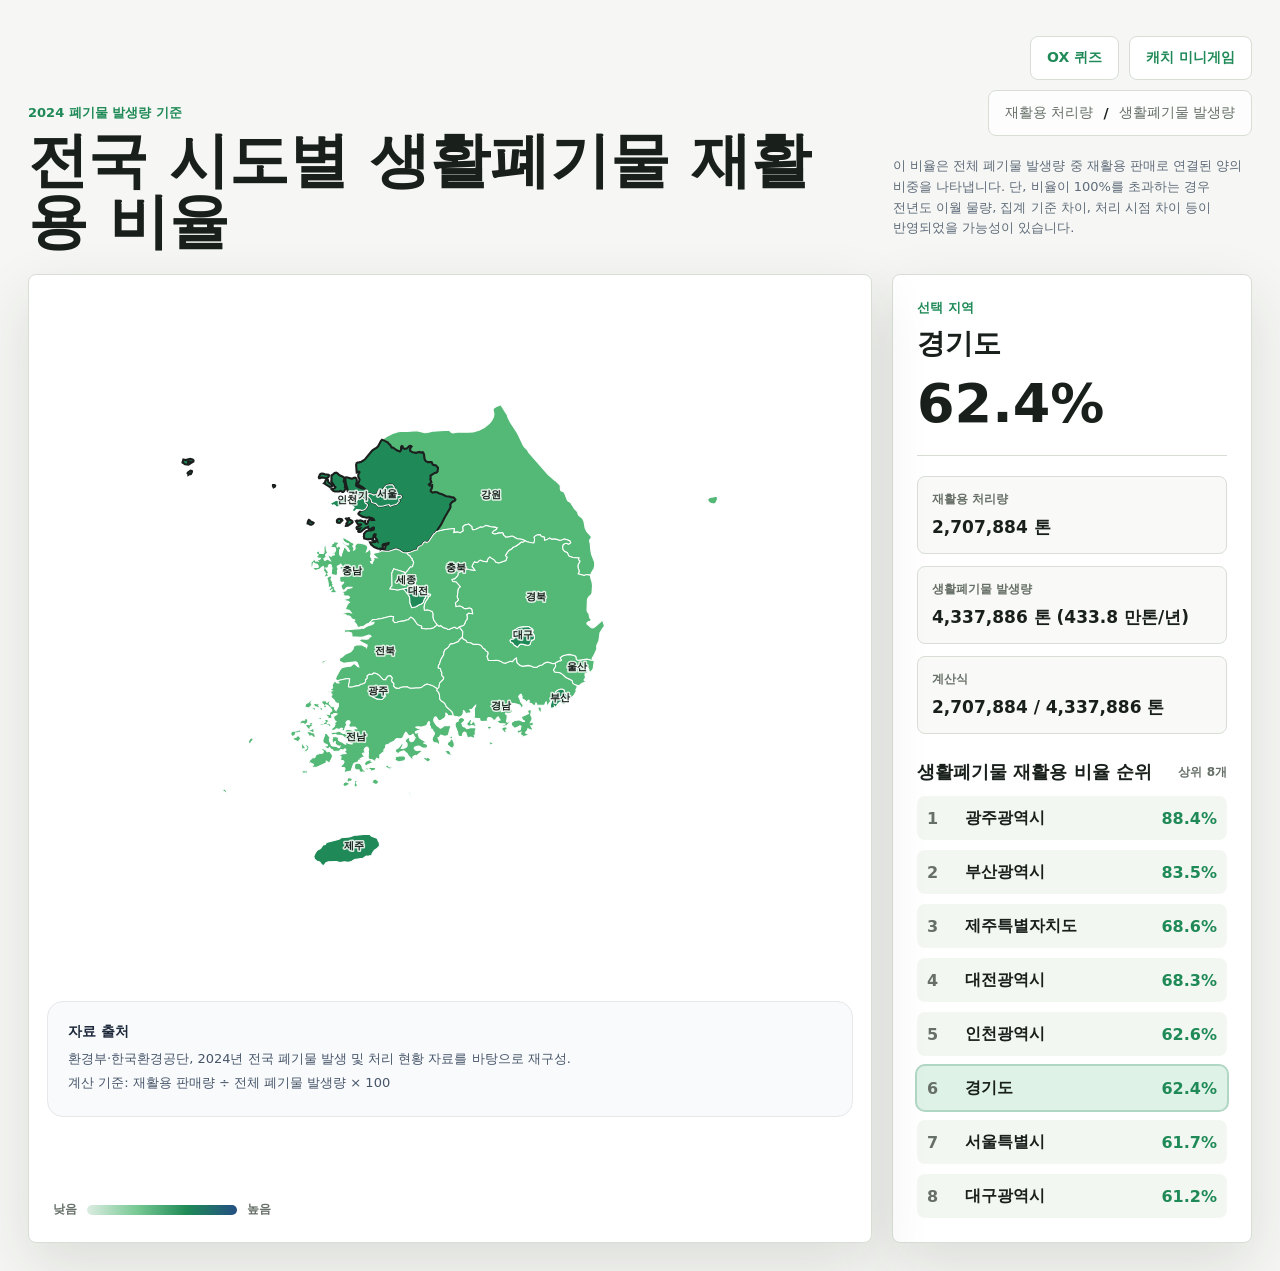
<file: index.html>
<!doctype html>
<html lang="ko">
  <head>
    <meta charset="utf-8" />
    <meta name="viewport" content="width=device-width, initial-scale=1" />
    <title>전국 생활폐기물 재활용 비율과 제주 생활쓰레기</title>
    <link rel="stylesheet" href="styles.css" />
  </head>
  <body>
    <main class="app">
      <section class="map-section">
        <header class="topbar">
          <div>
            <p class="eyebrow">2024 폐기물 발생량 기준</p>
            <h1>전국 시도별 생활폐기물 재활용 비율</h1>
          </div>
          <div class="top-actions">
            <div class="page-actions">
              <a class="page-link" href="game.html">OX 퀴즈</a>
              <a class="page-link" href="sorting-game.html">캐치 미니게임</a>
            </div>

            <div class="formula">
              <span>재활용 처리량</span>
              <strong>/</strong>
              <span>생활폐기물 발생량</span>
            </div>
            <p class="formula-desc">
              이 비율은 전체 폐기물 발생량 중 재활용 판매로 연결된 양의 비중을 나타냅니다.
              단, 비율이 100%를 초과하는 경우 전년도 이월 물량, 집계 기준 차이,
              처리 시점 차이 등이 반영되었을 가능성이 있습니다.
            </p>
          </div>
        </header>

        <div class="workspace">
          <section class="map-panel" aria-label="전국 시도별 생활폐기물 재활용 비율 지도">
            <svg id="korea-map" viewBox="0 0 760 900" role="img" aria-label="대한민국 시도별 생활폐기물 재활용 비율 지도"></svg>
            <div class="legend" aria-label="생활폐기물 재활용 비율 범례">
              <span>낮음</span>
              <div class="legend-bar"></div>
              <span>높음</span>
            </div>
            
            <footer class="source-box">
              <strong>자료 출처</strong>
              <p>
                환경부·한국환경공단, 2024년 전국 폐기물 발생 및 처리 현황 자료를 바탕으로 재구성.
              </p>
              <p>
              계산 기준: 재활용 판매량 ÷ 전체 폐기물 발생량 × 100
              </p>
            </footer>
          </section>

          <aside class="detail-panel" aria-live="polite">
            <div class="selected">
              <p class="eyebrow">선택 지역</p>
              <h2 id="selected-name">전국</h2>
              <strong id="selected-rate">-</strong>
            </div>
            <dl class="metrics">
              <div>
                <dt>재활용 처리량</dt>
                <dd id="selected-sales">-</dd>
              </div>
              <div>
                <dt>생활폐기물 발생량</dt>
                <dd id="selected-waste">-</dd>
              </div>
              <div>
                <dt>계산식</dt>
                <dd id="selected-formula">-</dd>
              </div>
            </dl>
            <div class="ranking">
              <div class="ranking-head">
                <h3>생활폐기물 재활용 비율 순위</h3>
                <span>상위 8개</span>
              </div>
              <ol id="ranking-list"></ol>
            </div>
          </aside>
        </div>
      </section>
    </main>

    <script src="app.js"></script>
  </body>
</html>
</file>
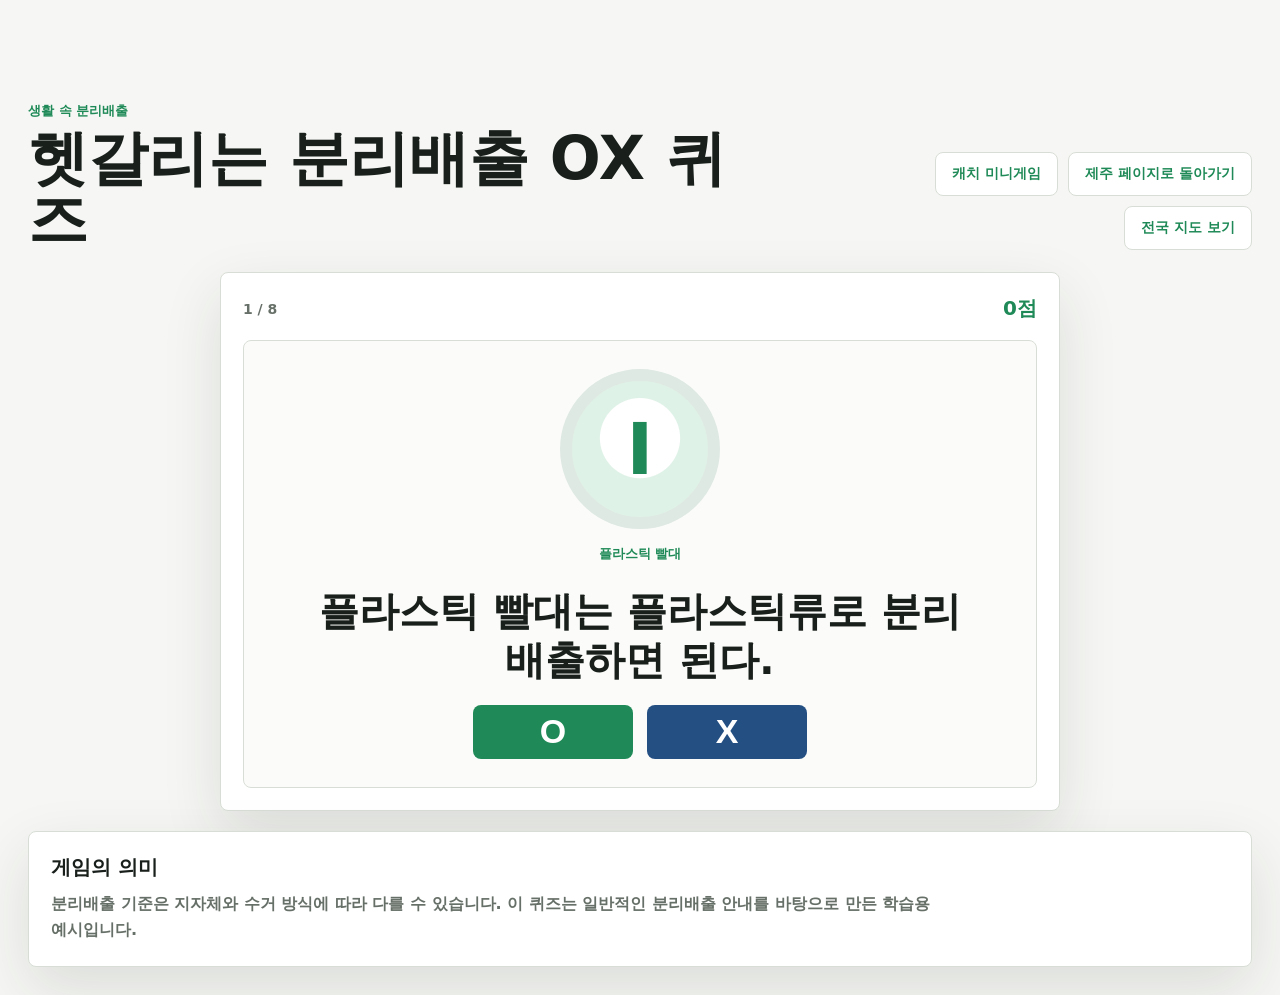
<file: game.html>
<!doctype html>
<html lang="ko">
  <head>
    <meta charset="utf-8" />
    <meta name="viewport" content="width=device-width, initial-scale=1" />
    <title>분리배출 OX 미니게임</title>
    <link rel="stylesheet" href="styles.css" />
  </head>
  <body>
    <main class="app">
      <section class="game-section" aria-labelledby="game-title">
        <header class="section-head">
          <div>
            <p class="eyebrow">생활 속 분리배출</p>
            <h1 id="game-title">헷갈리는 분리배출 OX 퀴즈</h1>
          </div>
          <div class="page-actions">
            <a class="page-link" href="sorting-game.html">캐치 미니게임</a>
            <a class="page-link" href="jeju.html">제주 페이지로 돌아가기</a>
            <a class="page-link" href="index.html">전국 지도 보기</a>
          </div>
        </header>

        <section class="game-board" aria-live="polite">
          <div class="quiz-status">
            <span id="quiz-progress">1 / 8</span>
            <strong id="quiz-score">0점</strong>
          </div>

          <article class="quiz-card">
            <div class="trash-visual" aria-hidden="true">
              <span id="quiz-icon">?</span>
            </div>
            <p class="eyebrow" id="quiz-item">품목</p>
            <h2 id="quiz-question">문제를 불러오는 중입니다.</h2>
            <div class="ox-actions">
              <button class="ox-button is-o" type="button" data-answer="true">O</button>
              <button class="ox-button is-x" type="button" data-answer="false">X</button>
            </div>
          </article>

          <section class="feedback-panel" id="feedback-panel" hidden>
            <p class="feedback-result" id="feedback-result"></p>
            <p id="feedback-text"></p>
            <button class="next-button" id="next-button" type="button">다음 문제</button>
          </section>
        </section>

        <section class="result-panel" id="result-panel" hidden>
          <p class="eyebrow">퀴즈 결과</p>
          <h2 id="result-title">결과</h2>
          <p id="result-summary"></p>
          <div id="review-list" class="review-list"></div>
          <button class="next-button" id="restart-button" type="button">다시 풀기</button>
        </section>

        <section class="insight-band" aria-label="게임 안내">
          <h3>게임의 의미</h3>
          <p id="game-notice">
            실생활에서 헷갈리는 품목을 OX로 확인하면서, 데이터 시각화가 실제 분리배출 행동으로 이어질 수 있도록 구성했습니다.
          </p>
        </section>
      </section>
    </main>

    <script src="game.js"></script>
  </body>
</html>
</file>
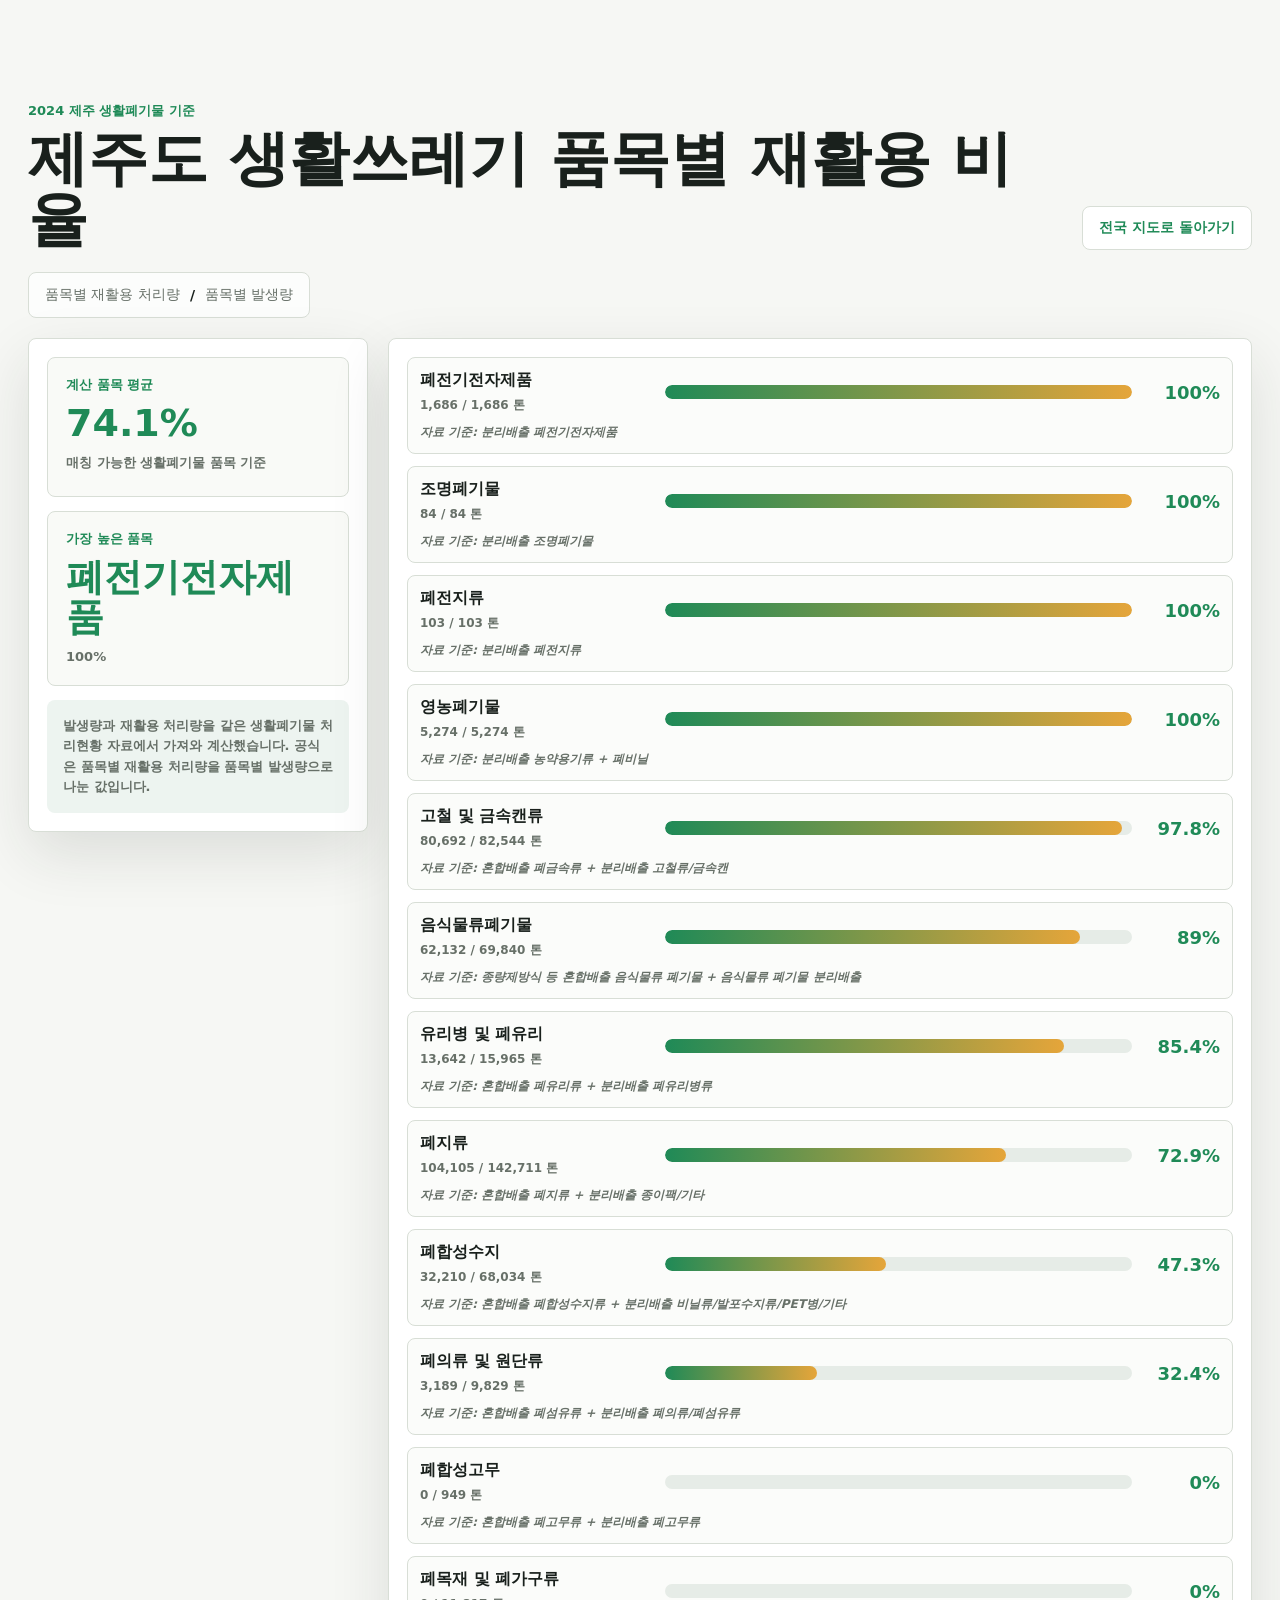
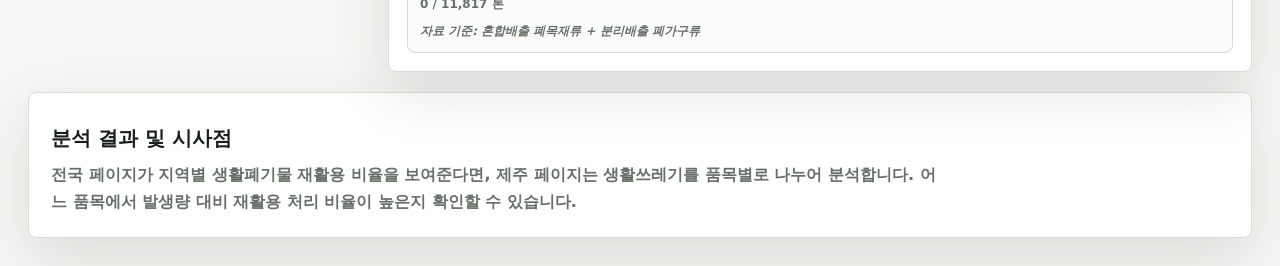
<file: jeju.html>
<!doctype html>
<html lang="ko">
  <head>
    <meta charset="utf-8" />
    <meta name="viewport" content="width=device-width, initial-scale=1" />
    <title>제주 생활쓰레기 품목별 재활용 비율</title>
    <link rel="stylesheet" href="styles.css" />
  </head>
  <body>
    <main class="app">
      <section class="jeju-section" aria-labelledby="jeju-title">
        <header class="section-head">
          <div>
            <p class="eyebrow">2024 제주 생활폐기물 기준</p>
            <h1 id="jeju-title">제주도 생활쓰레기 품목별 재활용 비율</h1>
          </div>
          <div class="page-actions">
            <a class="page-link" href="index.html">전국 지도로 돌아가기</a>
          </div>
        </header>

        <div class="formula formula-wide">
          <span>품목별 재활용 처리량</span>
          <strong>/</strong>
          <span>품목별 발생량</span>
        </div>

        <div class="jeju-grid">
          <section class="jeju-summary" aria-label="제주 품목별 재활용 요약">
            <div class="summary-card">
              <p class="eyebrow">계산 품목 평균</p>
              <strong id="jeju-average-rate">-</strong>
              <span>매칭 가능한 생활폐기물 품목 기준</span>
            </div>
            <div class="summary-card">
              <p class="eyebrow">가장 높은 품목</p>
              <strong id="jeju-top-item">-</strong>
              <span id="jeju-top-rate">-</span>
            </div>
            <div class="summary-note">
              <p>
                발생량과 재활용 처리량을 같은 생활폐기물 처리현황 자료에서 가져와 계산했습니다. 공식은 품목별 재활용 처리량을 품목별 발생량으로 나눈 값입니다.
              </p>
            </div>
          </section>

          <section class="chart-panel" aria-label="제주 생활쓰레기 품목별 재활용 비율 차트">
            <div id="jeju-chart" class="bar-chart"></div>
          </section>
        </div>

        <section class="insight-band" aria-label="분석 의의">
          <h3><h3>분석 결과 및 시사점</h3></h3>
          <p>
            전국 페이지가 지역별 생활폐기물 재활용 비율을 보여준다면, 제주 페이지는 생활쓰레기를 품목별로 나누어 분석합니다. 어느 품목에서 발생량 대비 재활용 처리 비율이 높은지 확인할 수 있습니다.
          </p>
        </section>
      </section>
    </main>

    <script src="jeju.js"></script>
  </body>
</html>
</file>
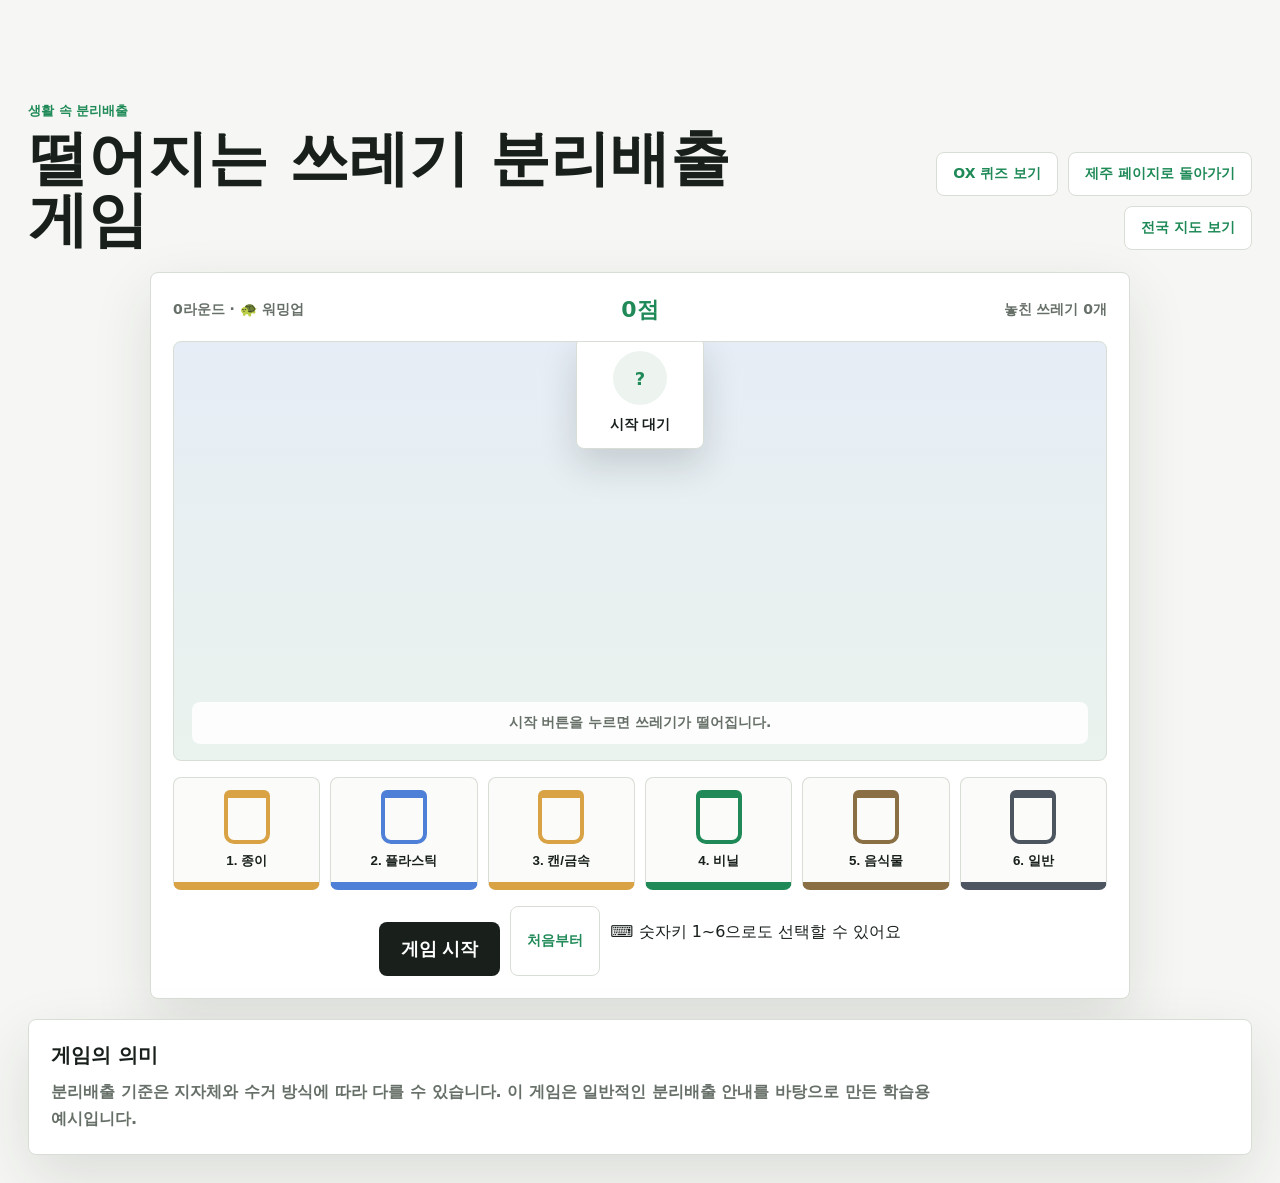
<file: sorting-game.html>
<!doctype html>
<html lang="ko">
  <head>
    <meta charset="utf-8" />
    <meta name="viewport" content="width=device-width, initial-scale=1" />
    <title>분리배출 캐치 미니게임</title>
    <link rel="stylesheet" href="styles.css" />
  </head>
  <body>
    <main class="app">
      <section class="game-section" aria-labelledby="game-title">
        <header class="section-head">
          <div>
            <p class="eyebrow">생활 속 분리배출</p>
            <h1 id="game-title">떨어지는 쓰레기 분리배출 게임</h1>
          </div>
          <div class="page-actions">
            <a class="page-link" href="game.html">OX 퀴즈 보기</a>
            <a class="page-link" href="jeju.html">제주 페이지로 돌아가기</a>
            <a class="page-link" href="index.html">전국 지도 보기</a>
          </div>
        </header>

        <section class="sorter-shell" aria-live="polite">
          <div class="sorter-status">
            <span id="round-count">0 / 12</span>
            <strong id="sorter-score">0점</strong>
            <span id="miss-count">놓친 쓰레기 0개</span>
          </div>

          <div class="sorter-stage" id="sorter-stage">
            <div class="falling-item" id="falling-item">
              <span id="item-symbol">?</span>
              <strong id="item-name">시작 대기</strong>
            </div>
            <p class="sorter-message" id="sorter-message">시작 버튼을 누르면 쓰레기가 떨어집니다.</p>
          </div>

          <div class="bin-row" id="bin-row" aria-label="분리수거함 선택"></div>

          <div class="sorter-controls">
            <button class="next-button" id="start-button" type="button">게임 시작</button>
            <button class="page-link" id="reset-button" type="button">처음부터</button>
            <p class="keyboard-hint">⌨️ 숫자키 1~6으로도 선택할 수 있어요</p>
        </div>
        </section>

        <section class="result-panel" id="result-panel" hidden>
          <p class="eyebrow">게임 결과</p>
          <h2 id="result-title">결과</h2>
          <p id="result-summary"></p>
          <div id="review-list" class="review-list"></div>
          <button class="next-button" id="restart-button" type="button">다시 하기</button>
        </section>

        <section class="insight-band" aria-label="게임 안내">
          <h3>게임의 의미</h3>
          <p id="game-notice">
            실생활에서 헷갈리는 품목을 직접 분리수거함에 보내면서, 데이터 시각화가 실제 분리배출 행동으로 이어질 수 있도록 구성했습니다.
          </p>
        </section>
      </section>
    </main>

    <script src="sorting-game.js"></script>
  </body>
</html>
</file>
<file: styles.css>
:root {
  color-scheme: light;
  --bg: #f6f7f4;
  --panel: #ffffff;
  --ink: #19201c;
  --muted: #677068;
  --line: #d8ded6;
  --green: #1f8a57;
  --mint: #bfe7d1;
  --blue: #4f80d7;
  --amber: #e5a53a;
  --shadow: 0 22px 60px rgba(30, 44, 36, 0.12);
}

* {
  box-sizing: border-box;
}

body {
  margin: 0;
  min-height: 100vh;
  background: var(--bg);
  color: var(--ink);
  font-family: ui-sans-serif, system-ui, -apple-system, BlinkMacSystemFont, "Segoe UI", sans-serif;
}

.app {
  min-height: 100vh;
  padding: 28px;
}

.map-section,
.jeju-section,
.game-section {
  max-width: 1280px;
  margin: 0 auto;
}

.jeju-section {
  scroll-margin-top: 20px;
}

.topbar {
  display: flex;
  align-items: end;
  justify-content: space-between;
  gap: 24px;
  padding: 8px 0 22px;
}

.section-head {
  display: flex;
  align-items: end;
  justify-content: space-between;
  gap: 24px;
  padding: 74px 0 22px;
}

.eyebrow {
  margin: 0 0 8px;
  color: var(--green);
  font-size: 13px;
  font-weight: 800;
  letter-spacing: 0;
}

h1,
h2,
h3 {
  margin: 0;
  letter-spacing: 0;
}

h1 {
  font-size: clamp(34px, 5vw, 60px);
  line-height: 1.02;
}

.section-head h2 {
  max-width: 760px;
  font-size: clamp(30px, 4vw, 48px);
  line-height: 1.08;
}

.formula {
  display: flex;
  align-items: center;
  gap: 10px;
  min-height: 46px;
  padding: 0 16px;
  border: 1px solid var(--line);
  border-radius: 8px;
  background: rgba(255, 255, 255, 0.72);
  color: var(--muted);
  font-size: 14px;
  white-space: nowrap;
}

.formula strong {
  color: var(--ink);
}

.formula-wide {
  width: fit-content;
  margin-bottom: 20px;
}

.top-actions {
  display: grid;
  gap: 10px;
  justify-items: end;
}

.page-link {
  display: inline-flex;
  align-items: center;
  justify-content: center;
  min-height: 44px;
  padding: 0 16px;
  border: 1px solid var(--line);
  border-radius: 8px;
  background: var(--panel);
  color: var(--green);
  font-size: 14px;
  font-weight: 800;
  text-decoration: none;
  white-space: nowrap;
}

.page-link:hover,
.page-link:focus {
  outline: 2px solid rgba(31, 138, 87, 0.24);
  outline-offset: 2px;
}

.page-actions {
  display: flex;
  gap: 10px;
  align-items: center;
  flex-wrap: wrap;
  justify-content: flex-end;
}

.workspace {
  display: grid;
  grid-template-columns: minmax(0, 1fr) 360px;
  gap: 20px;
  align-items: stretch;
}

.map-panel,
.detail-panel {
  border: 1px solid var(--line);
  border-radius: 8px;
  background: var(--panel);
  box-shadow: var(--shadow);
}

.map-panel {
  position: relative;
  min-height: 720px;
  padding: 18px;
}

#korea-map {
  display: block;
  width: 100%;
  height: min(76vh, 780px);
  min-height: 620px;
}

.region {
  stroke: #ffffff;
  stroke-width: 1.4;
  cursor: pointer;
  transition: fill 160ms ease, filter 160ms ease, stroke-width 160ms ease;
}

.region:hover,
.region:focus {
  filter: brightness(1.05) saturate(1.05);
  stroke-width: 2.4;
  outline: none;
}

.region.is-selected {
  stroke: #1b1f1d;
  stroke-width: 2.8;
}

.map-label {
  pointer-events: none;
  fill: #18201c;
  font-size: 13px;
  font-weight: 800;
  paint-order: stroke;
  stroke: rgba(255, 255, 255, 0.82);
  stroke-width: 4px;
  stroke-linejoin: round;
}

.legend {
  position: absolute;
  left: 24px;
  bottom: 24px;
  display: grid;
  grid-template-columns: auto 150px auto;
  gap: 10px;
  align-items: center;
  color: var(--muted);
  font-size: 12px;
  font-weight: 700;
}

.legend-bar {
  height: 10px;
  border-radius: 999px;
  background: linear-gradient(90deg, #dcece2, #77c993, #1f8a57, #244f83);
}

.detail-panel {
  display: flex;
  flex-direction: column;
  min-height: 720px;
  padding: 24px;
}

.selected {
  padding-bottom: 24px;
  border-bottom: 1px solid var(--line);
}

.selected h2 {
  font-size: 28px;
}

.selected strong {
  display: block;
  margin-top: 14px;
  font-size: 54px;
  line-height: 1;
}

.metrics {
  display: grid;
  gap: 12px;
  margin: 20px 0 26px;
}

.metrics div {
  padding: 14px;
  border: 1px solid var(--line);
  border-radius: 8px;
  background: #f9faf7;
}

dt {
  color: var(--muted);
  font-size: 12px;
  font-weight: 800;
}

dd {
  margin: 8px 0 0;
  font-size: 17px;
  font-weight: 800;
}

.ranking {
  min-height: 0;
}

.ranking-head {
  display: flex;
  align-items: center;
  justify-content: space-between;
  margin-bottom: 12px;
}

.ranking-head h3 {
  font-size: 18px;
}

.ranking-head span {
  color: var(--muted);
  font-size: 12px;
  font-weight: 800;
}

#ranking-list {
  display: grid;
  gap: 10px;
  margin: 0;
  padding: 0;
  list-style: none;
}

.rank-item {
  display: grid;
  grid-template-columns: 28px minmax(0, 1fr) auto;
  gap: 10px;
  align-items: center;
  min-height: 44px;
  padding: 8px 10px;
  border-radius: 8px;
  background: #f3f7f1;
  font-weight: 800;
}

.rank-item.is-selected {
  background: #dff2e7;
  outline: 2px solid rgba(31, 138, 87, 0.35);
}

.rank-no {
  color: var(--muted);
}

.rank-name {
  overflow: hidden;
  text-overflow: ellipsis;
  white-space: nowrap;
}

.rank-rate {
  color: var(--green);
}

.jeju-grid {
  display: grid;
  grid-template-columns: 340px minmax(0, 1fr);
  gap: 20px;
  align-items: start;
}

.jeju-summary,
.chart-panel,
.insight-band {
  border: 1px solid var(--line);
  border-radius: 8px;
  background: var(--panel);
  box-shadow: var(--shadow);
}

.jeju-summary {
  display: grid;
  gap: 14px;
  padding: 18px;
}

.summary-card {
  min-height: 140px;
  padding: 18px;
  border: 1px solid var(--line);
  border-radius: 8px;
  background: #f9faf7;
}

.summary-card strong {
  display: block;
  margin: 10px 0 8px;
  color: var(--green);
  font-size: 38px;
  line-height: 1.05;
}

.summary-card span,
.summary-note {
  color: var(--muted);
  font-size: 13px;
  font-weight: 700;
  line-height: 1.55;
}

.summary-note {
  padding: 16px;
  border-radius: 8px;
  background: #edf4f0;
}

.summary-note p,
.insight-band p {
  margin: 0;
}

.chart-panel {
  padding: 18px;
}

.bar-chart {
  display: grid;
  gap: 12px;
}

.bar-row {
  display: grid;
  grid-template-columns: minmax(160px, 1fr) minmax(180px, 2fr) 76px;
  gap: 12px;
  align-items: center;
  min-height: 72px;
  padding: 12px;
  border: 1px solid var(--line);
  border-radius: 8px;
  background: #fbfcfa;
}

.bar-meta {
  min-width: 0;
}

.bar-meta strong {
  display: block;
  overflow-wrap: anywhere;
  font-size: 16px;
}

.bar-meta span,
.bar-source {
  color: var(--muted);
  font-size: 12px;
  font-weight: 700;
}

.bar-meta span {
  display: block;
  margin-top: 6px;
}

.bar-track {
  height: 14px;
  overflow: hidden;
  border-radius: 999px;
  background: #e6ece7;
}

.bar-track span {
  display: block;
  width: 0;
  height: 100%;
  border-radius: inherit;
  background: linear-gradient(90deg, var(--green), var(--amber));
}

.bar-row.is-over .bar-track span {
  background: linear-gradient(90deg, var(--blue), var(--amber));
}

.bar-rate {
  color: var(--green);
  font-size: 18px;
  text-align: right;
}

.bar-row.is-over .bar-rate {
  color: var(--blue);
}


.bar-source {
  grid-column: 1 / -1;
  margin: -2px 0 0;
  font-style: italic;
}

.insight-band {
  margin-top: 20px;
  padding: 22px;
}

.insight-band h3 {
  margin-bottom: 10px;
  font-size: 20px;
}

.insight-band p {
  max-width: 900px;
  color: var(--muted);
  font-weight: 700;
  line-height: 1.65;
}

.game-board,
.result-panel {
  border: 1px solid var(--line);
  border-radius: 8px;
  background: var(--panel);
  box-shadow: var(--shadow);
}

.game-board {
  display: grid;
  gap: 18px;
  max-width: 840px;
  margin: 0 auto;
  padding: 22px;
}

.quiz-status {
  display: flex;
  align-items: center;
  justify-content: space-between;
  gap: 16px;
  color: var(--muted);
  font-size: 14px;
  font-weight: 800;
}

.quiz-status strong {
  color: var(--green);
  font-size: 20px;
}

.quiz-card {
  display: grid;
  justify-items: center;
  gap: 16px;
  min-height: 380px;
  padding: 28px;
  border: 1px solid var(--line);
  border-radius: 8px;
  background: #fbfcfa;
  text-align: center;
}

.trash-visual {
  display: grid;
  place-items: center;
  width: min(42vw, 160px);
  aspect-ratio: 1;
  border: 12px solid #dfe9e3;
  border-radius: 50%;
  background: radial-gradient(circle at 50% 42%, #ffffff 0 38%, #dff2e7 39% 100%);
  color: var(--green);
  font-size: 72px;
  font-weight: 900;
}

.quiz-card h2 {
  max-width: 680px;
  font-size: clamp(26px, 4vw, 40px);
  line-height: 1.22;
}

.ox-actions {
  display: grid;
  grid-template-columns: repeat(2, minmax(110px, 160px));
  gap: 14px;
  margin-top: 4px;
}

.ox-button,
.next-button {
  min-height: 54px;
  border: 0;
  border-radius: 8px;
  color: #ffffff;
  font-size: 18px;
  font-weight: 900;
  cursor: pointer;
}

.ox-button {
  font-size: 34px;
}

.ox-button.is-o {
  background: var(--green);
}

.ox-button.is-x {
  background: #244f83;
}

.ox-button:disabled {
  cursor: default;
  opacity: 0.54;
}

.feedback-panel {
  padding: 18px;
  border: 1px solid var(--line);
  border-radius: 8px;
  background: #f3f7f1;
}

.feedback-result {
  margin: 0 0 8px;
  font-size: 22px;
  font-weight: 900;
}

.feedback-result.is-correct {
  color: var(--green);
}

.feedback-result.is-wrong {
  color: #244f83;
}

.feedback-panel p {
  margin: 0;
  color: var(--muted);
  font-weight: 700;
  line-height: 1.6;
}

.next-button {
  margin-top: 16px;
  padding: 0 22px;
  background: var(--ink);
}

.result-panel {
  max-width: 840px;
  margin: 20px auto 0;
  padding: 24px;
}

.result-panel h2 {
  font-size: clamp(28px, 4vw, 44px);
}

.result-panel > p:not(.eyebrow) {
  margin: 12px 0 0;
  color: var(--muted);
  font-weight: 700;
}

.review-list {
  display: grid;
  gap: 10px;
  margin-top: 18px;
}

.review-item {
  padding: 14px;
  border: 1px solid var(--line);
  border-left: 6px solid var(--green);
  border-radius: 8px;
  background: #fbfcfa;
}

.review-item.is-wrong {
  border-left-color: #244f83;
}

.review-item strong,
.review-item span {
  display: block;
}

.review-item span {
  margin-top: 4px;
  color: var(--muted);
  font-size: 13px;
  font-weight: 800;
}

.review-item p {
  margin: 8px 0 0;
  color: var(--muted);
  font-size: 14px;
  font-weight: 700;
  line-height: 1.55;
}

.sorter-shell {
  display: grid;
  gap: 16px;
  max-width: 980px;
  margin: 0 auto;
  padding: 22px;
  border: 1px solid var(--line);
  border-radius: 8px;
  background: var(--panel);
  box-shadow: var(--shadow);
}

.sorter-status {
  display: grid;
  grid-template-columns: 1fr auto 1fr;
  gap: 12px;
  align-items: center;
  color: var(--muted);
  font-size: 14px;
  font-weight: 800;
}

.sorter-status strong {
  color: var(--green);
  font-size: 22px;
  text-align: center;
}

.sorter-status span:last-child {
  text-align: right;
}

.sorter-stage {
  position: relative;
  min-height: 420px;
  overflow: hidden;
  border: 1px solid var(--line);
  border-radius: 8px;
  background:
    linear-gradient(180deg, rgba(79, 128, 215, 0.12), rgba(31, 138, 87, 0.08)),
    #fbfcfa;
}

.falling-item {
  position: absolute;
  left: 50%;
  top: 12%;
  display: grid;
  place-items: center;
  gap: 8px;
  width: 128px;
  min-height: 112px;
  padding: 12px;
  border: 1px solid var(--line);
  border-radius: 8px;
  background: #ffffff;
  box-shadow: 0 16px 36px rgba(25, 32, 28, 0.16);
  text-align: center;
  transform: translate(-50%, -50%);
}

.falling-item span {
  display: grid;
  place-items: center;
  width: 54px;
  aspect-ratio: 1;
  border-radius: 50%;
  background: #edf4f0;
  color: var(--green);
  font-size: 18px;
  font-weight: 900;
}

.falling-item strong {
  font-size: 14px;
}

.sorter-message {
  position: absolute;
  left: 18px;
  right: 18px;
  bottom: 16px;
  margin: 0;
  padding: 12px;
  border-radius: 8px;
  background: rgba(255, 255, 255, 0.86);
  color: var(--muted);
  font-size: 14px;
  font-weight: 800;
  text-align: center;
}

.bin-row {
  display: grid;
  grid-template-columns: repeat(auto-fit, minmax(110px, 1fr));
  gap: 10px;
}

.sort-bin {
  display: grid;
  gap: 8px;
  justify-items: center;
  min-height: 110px;
  padding: 12px 8px;
  border: 1px solid var(--line);
  border-bottom: 8px solid var(--bin-color);
  border-radius: 8px;
  background: #fbfcfa;
  color: var(--ink);
  font-weight: 900;
  cursor: pointer;
}

.sort-bin span {
  width: 46px;
  height: 54px;
  border: 4px solid var(--bin-color);
  border-top-width: 8px;
  border-radius: 6px 6px 10px 10px;
}

.sort-bin.is-correct {
  outline: 3px solid rgba(31, 138, 87, 0.38);
}

.sort-bin.is-wrong {
  outline: 3px solid rgba(36, 79, 131, 0.38);
}

.sorter-controls {
  display: flex;
  gap: 10px;
  justify-content: center;
  flex-wrap: wrap;
}

@media (max-width: 980px) {
  .app {
    padding: 18px;
  }

  .topbar,
  .section-head {
    align-items: start;
    flex-direction: column;
  }

  .workspace,
  .jeju-grid {
    grid-template-columns: 1fr;
  }

  .map-panel,
  .detail-panel {
    min-height: auto;
  }

  #korea-map {
    height: 68vh;
    min-height: 520px;
  }

  .section-head {
    padding-top: 52px;
  }

  .page-actions {
    justify-content: flex-start;
  }

  .top-actions {
    width: 100%;
    justify-items: start;
  }
}

@media (max-width: 560px) {
  .app {
    padding: 12px;
  }

  .formula {
    width: 100%;
    justify-content: center;
    font-size: 13px;
    white-space: normal;
    text-align: center;
  }

  .page-link,
  .page-actions {
    width: 100%;
  }

  .map-panel,
  .detail-panel,
  .jeju-summary,
  .chart-panel,
  .insight-band {
    padding: 14px;
  }

  .bar-row {
    grid-template-columns: 1fr auto;
  }

  .bar-track {
    grid-column: 1 / -1;
    order: 3;
  }

  .bar-source {
    order: 4;
  }

  #korea-map {
    min-height: 460px;
  }

  .legend {
    position: static;
    grid-template-columns: auto 1fr auto;
    margin-top: 8px;
  }

  .game-board,
  .result-panel {
    padding: 14px;
  }

  .quiz-card {
    min-height: 340px;
    padding: 20px 14px;
  }

  .ox-actions {
    grid-template-columns: repeat(2, minmax(0, 1fr));
    width: 100%;
  }

  .sorter-shell {
    padding: 14px;
  }

  .sorter-status {
    grid-template-columns: 1fr;
    text-align: center;
  }

  .sorter-status span:last-child {
    text-align: center;
  }

  .sorter-stage {
    min-height: 360px;
  }

  .bin-row {
    grid-template-columns: repeat(2, minmax(0, 1fr));
  }
}

.formula-desc {
  margin-top: 10px;
  max-width: 420px;
  font-size: 13px;
  line-height: 1.6;
  color: #5f6b7a;
  word-break: keep-all;
}

.source-box {
  margin-top: 24px;
  padding: 18px 20px;
  border-radius: 16px;
  background: #f8fafc;
  border: 1px solid #e5e7eb;
  color: #475569;
  font-size: 13px;
  line-height: 1.6;
}

.source-box strong {
  display: block;
  margin-bottom: 6px;
  color: #1e293b;
  font-size: 14px;
}

.source-box p {
  margin: 4px 0;
}
</file>
